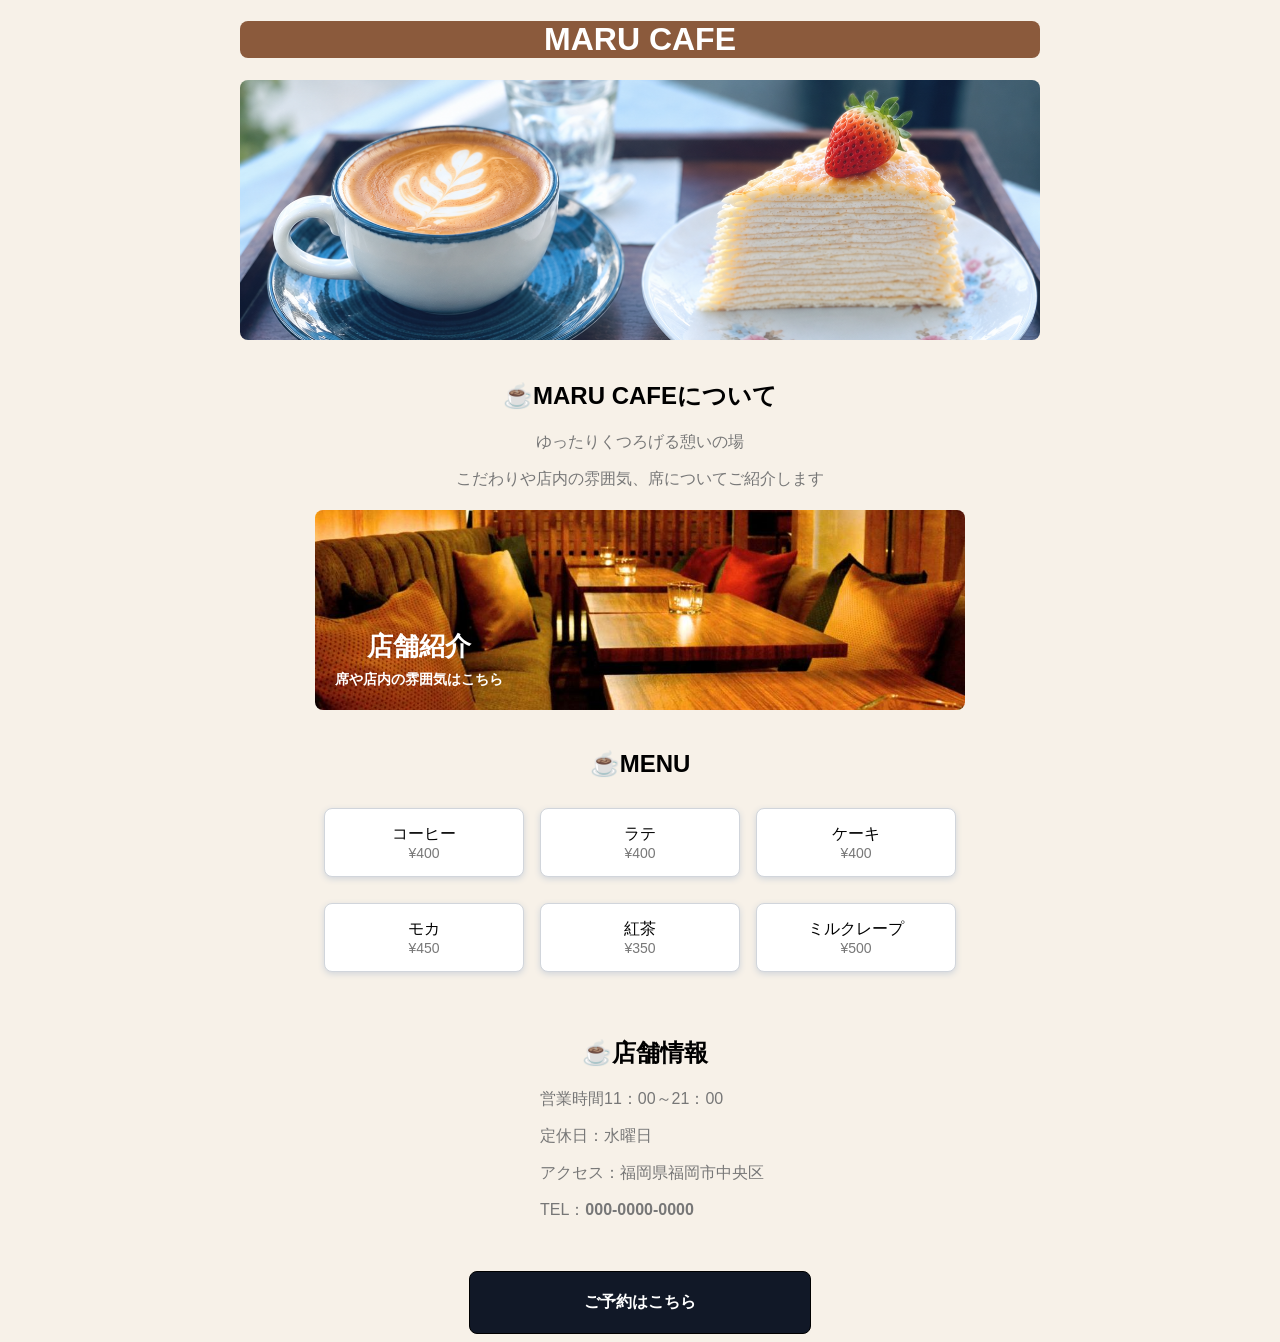
<file: index.html>
<!DOCTYPE html>
<html><head><title>MARU CAFE</title>
<meta name="viewport" content="width=device-width, initial-scale=1.0">
<link rel="stylesheet" href="style.css">
</head>
<body>
<div class="container">
<header class="header">
<h1>MARU CAFE</h1>
</header>
<img src="cafe.jpg" alt="MARU CAFEの店内"class="cafe-image">
</div>
<h2>☕MARU CAFEについて</h2>
<section>
<p>ゆったりくつろげる憩いの場</p>
<p>こだわりや店内の雰囲気、席についてご紹介します</p>
<a href="concept.html"class="concept-banner">
<img src="concept.jpg"alt="MARU CAFE 店内">
<div class="banner-text">
<h3>店舗紹介</h3> 
<p>席や店内の雰囲気はこちら</p>
</div>
</a>
</section>
<section>
<h2>☕MENU</h2>
<div class="menu">
  <div>
    <div>コーヒー</div>
  <div class="price">¥400</div>
  </div>
  <div>
  <div>ラテ</div>
  <div class="price">¥400</div>
  </div>
  <div>
  <div>ケーキ</div>
  <div class="price">¥400</div>
  </div>
   <div>
    <div>モカ</div>
    <div class="price">¥450</div>
  </div>
  <div>
    <div>紅茶</div>
    <div class="price">¥350</div>
  </div>
  <div>
    <div>ミルクレープ</div>
    <div class="price">¥500</div>
  </div>
</section>
<section class="store-info">
<h2>☕店舗情報</h2>
<p>営業時間11：00～21：00</p>
<p>定休日：水曜日</p>
<p>アクセス：福岡県福岡市中央区</p>
<p>TEL：<a href="tel:00000000000">000-0000-0000</a></p>
</section>
</div>
<a href="reservation.html" class="reserve-btn">ご予約はこちら</a>
</div>
</body>
</html>
</file>
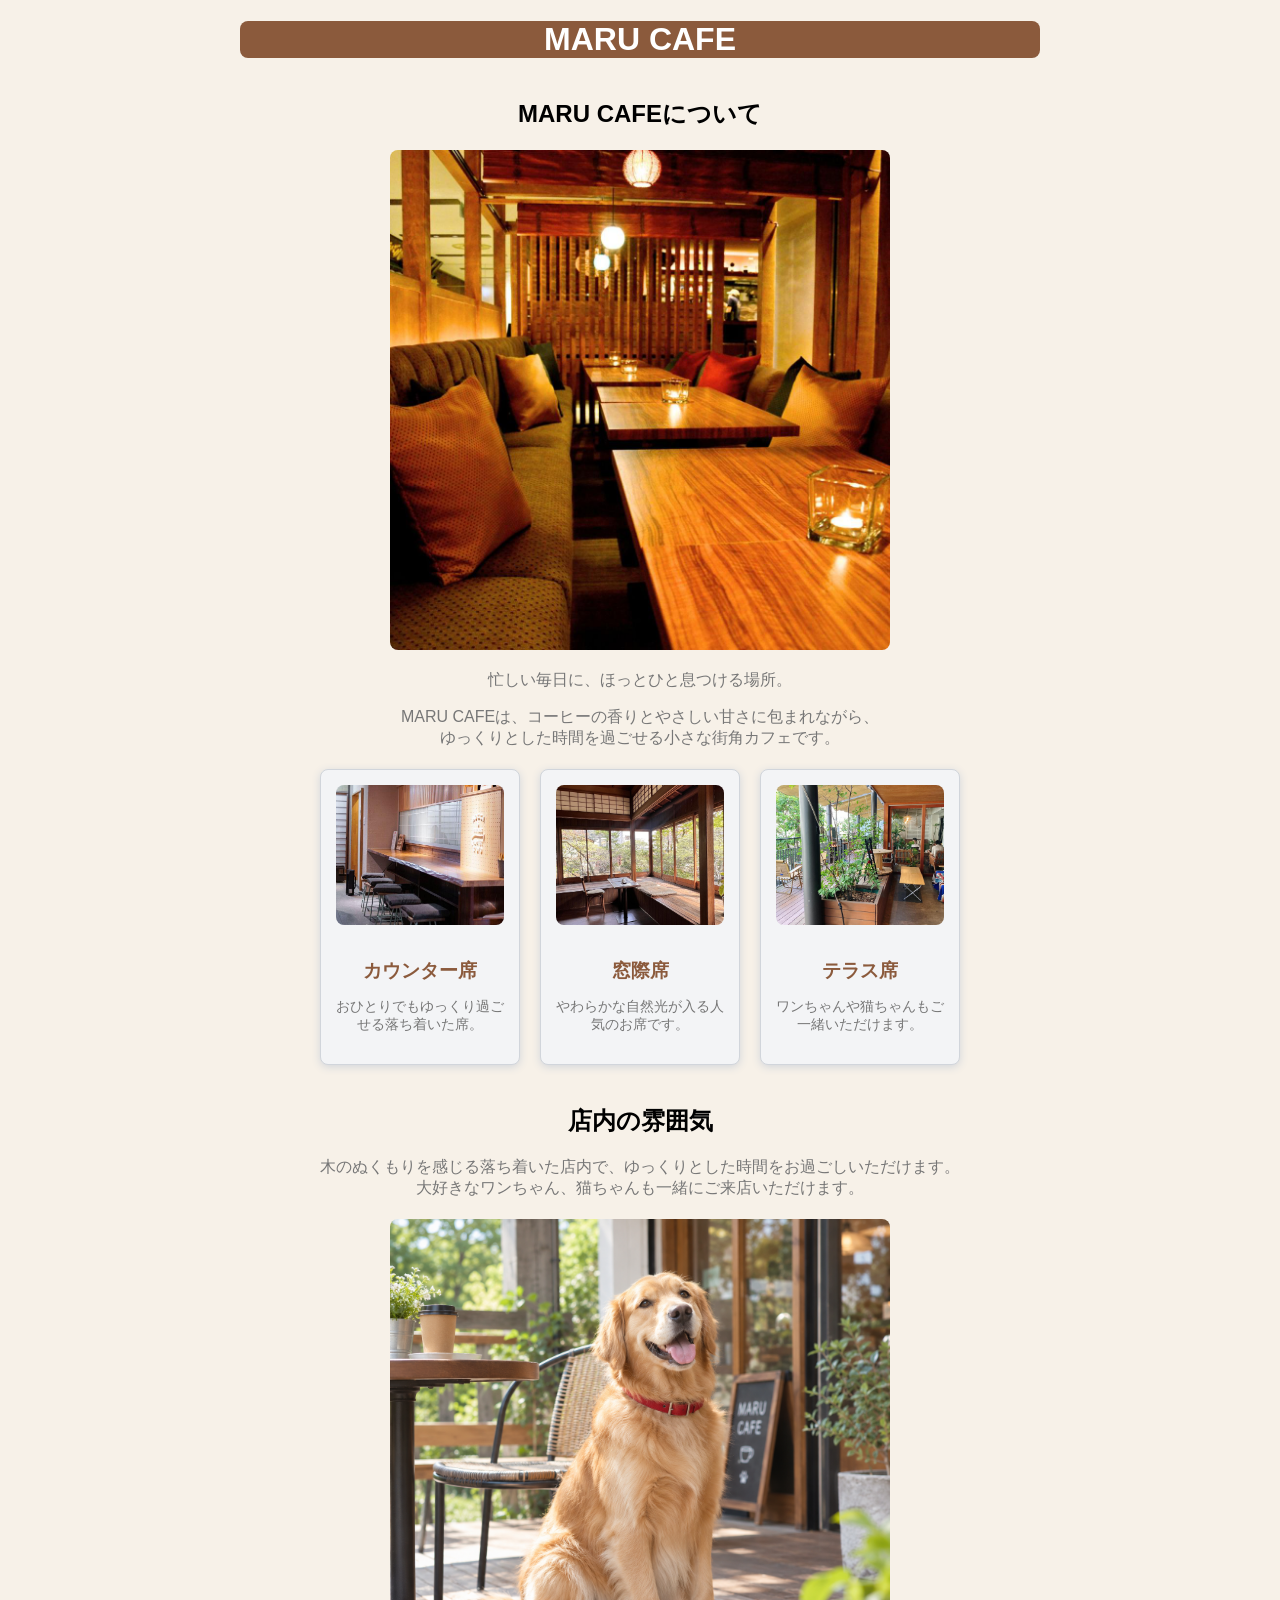
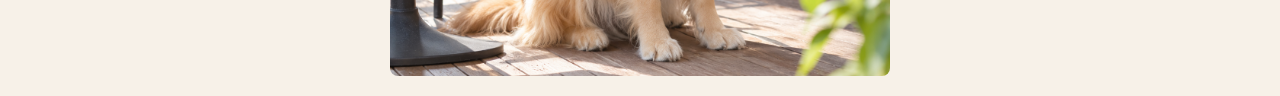
<file: concept.html>
<!DOCTYPE html>
<html>
<head>
<title>MARU CAFEについて</title>
<link rel="stylesheet" href="style.css">
</head>

<body>
<div class="container">

<header class="header">
<h1>MARU CAFE</h1>
</header>

<h2>MARU CAFEについて</h2>
<img src="concept.jpg" alt="MARU CAFE店内" class="concept-image">
<p>忙しい毎日に、ほっとひと息つける場所。</p>
<p>MARU CAFEは、コーヒーの香りとやさしい甘さに包まれながら、<br>
ゆっくりとした時間を過ごせる小さな街角カフェです。</p>
<div class="seats">
<div class="seat-card">
<img src="counter.jpg" alt="カウンター席">
<h3>カウンター席</h3>
<p>おひとりでもゆっくり過ごせる落ち着いた席。</p>
</div>
<div class="seat-card">
    <img src="window.jpg" alt="窓際席">
    <h3>窓際席</h3>
    <p>やわらかな自然光が入る人気のお席です。</p>
  </div>
<div class="seat-card">
    <img src="terrace.jpg" alt="テラス席">
    <h3>テラス席</h3>
    <p>ワンちゃんや猫ちゃんもご一緒いただけます。</p>
  </div>
</div>
<h2>店内の雰囲気</h2>
<p>木のぬくもりを感じる落ち着いた店内で、ゆっくりとした時間をお過ごしいただけます。<br>
大好きなワンちゃん、猫ちゃんも一緒にご来店いただけます。</p>
<img src="interior.jpg" alt="MARU CAFEの店内"class="interior-image">
</div>
</body>
</html>
</file>
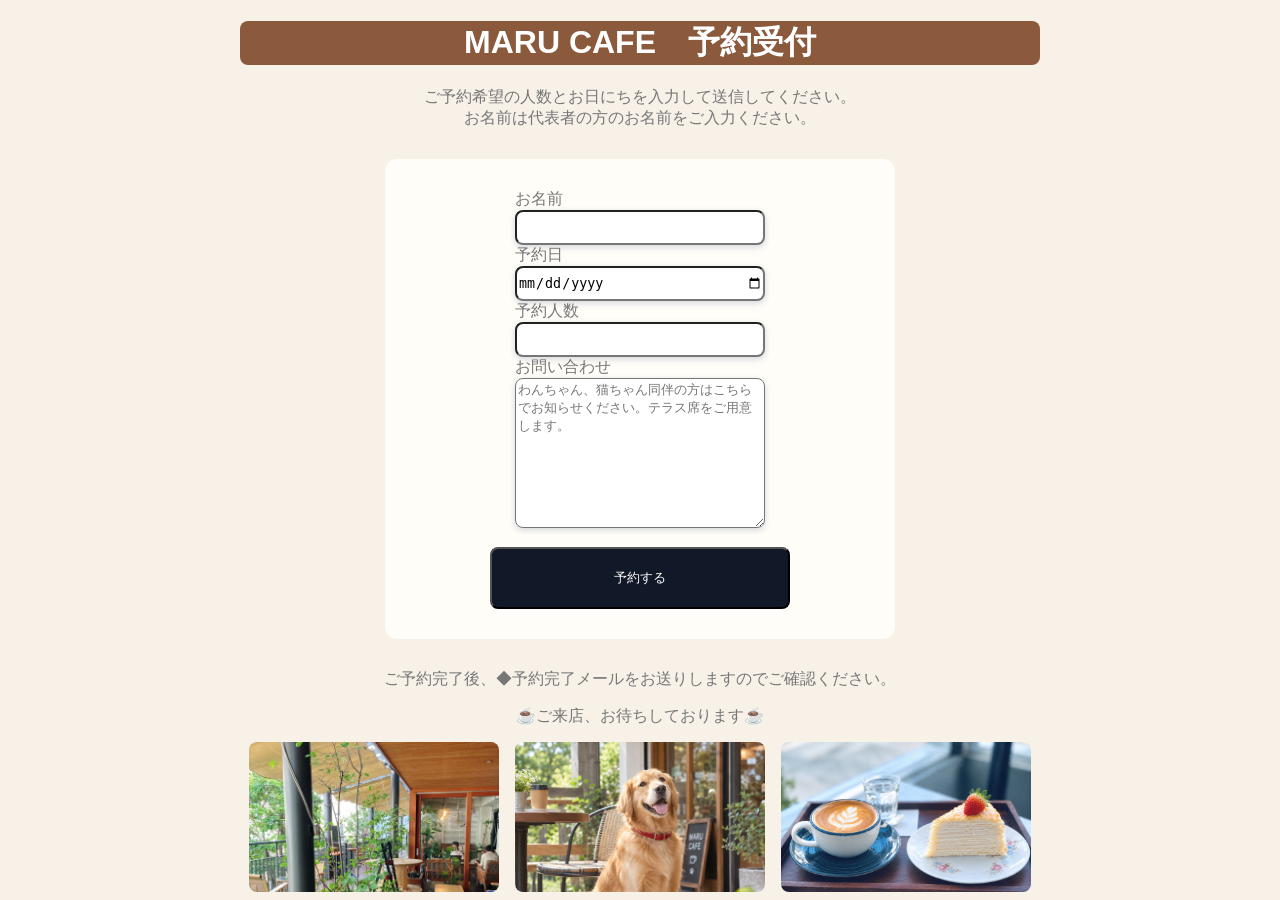
<file: reservation.html>
<!DOCTYPE html>
<html>
<head>
<title>予約受付</title>
<link rel="stylesheet" href="style.css">
</head>
<body>
<div class="container">
<header class="header">
<h1>MARU CAFE　予約受付</h1>
</header>
<p>ご予約希望の人数とお日にちを入力して送信してください。<br>
お名前は代表者の方のお名前をご入力ください。</p>
<section class="reservation-form">
<p>お名前</p>
<input type="text">
<p>予約日</p>
<input type="date">
<p>予約人数</p>
<input type="number">
<p>お問い合わせ</p>
<textarea placeholder="わんちゃん、猫ちゃん同伴の方はこちらでお知らせください。テラス席をご用意します。"></textarea>
<button>予約する</button>
</section>
<p>ご予約完了後、◆予約完了メールをお送りしますのでご確認ください。</p>
<p>☕ご来店、お待ちしております☕</p>
<div class="reservation-images">
<img src="terrace.jpg" alt="テラス席" class="reservation-image">
<img src="interior.jpg" alt="MARU CAFEの店内"class="reservation-image">
<img src="cafe.jpg" alt="MARU CAFEの店内" class="reservation-image">
</div>
</div>
</body>
</html>
</file>
<file: style.css>
body {text-align: center;
      background: #F7F1E8;
      font-family: "Yu Gothic", "Hiragino Sans", "Meiryo", sans-serif;}
.container { max-width: 800px;
            margin: 0 auto;}
.header{background: #8B5A3C;
        color: white;
        text-align: center;
        border-radius: 8px;}
img {width: 100%;
     border-radius: 8px;}
 h2 {font-size: 24px;
     margin-top: 40px;}
a {color: #777777;
   text-decoration: none;
   font-weight: bold;}
 p {color: #777777;
    margin-bottom: 15px;}
 .menu {display: flex;
        gap: 16px;
        justify-content: center;
        flex-wrap: wrap;
        margin-top: 30px;
        margin-top: 30px;
        max-width: 650px;
        margin-left: auto;
        margin-right: auto;}
 .menu>div {background: #FFFFFF;
            border: 1px solid #D1D5DB;
            border-radius: 8px;
            width: 200px;
            margin: 0 0 10px;
            padding: 15px;
            box-sizing: border-box;
            box-shadow: 0 2px 6px #D1D5DB;}
.price {font-size: 14px;
        color: #777777;}
.reserve-btn {display: inline-block;
              background: #111827;
              color: white;
              border-radius: 8px;
              border: 1px solid black;
              padding: 20px;
              width: 300px;
              transition: 0.3s;}
.reserve-btn:hover {background: #374151;}
.store-info h2 {margin-left: 10px;
                text-align: center;}
.store-info {text-align: left;
             padding: 15px;
             margin: 0 auto;
             width: 300px;
             margin-bottom: 20px;}
.store-info p{padding-left: 50px;
              margin-bottom: 15px;}
.reservation-form p {margin: 0 auto;
                     width: 250px;
                     text-align: left;
                     font-size: 16px;}
.reservation-form input{margin: 0;
                         width: 250px;
                         height: 35px;
                         border-radius: 8px;
                         box-shadow: 0 2px 6px #D1D5DB;
                         box-sizing: border-box;}
.reservation-form textarea {width: 250px;
                            height: 150px;
                            border-radius: 8px;
                            box-sizing: border-box;
                            box-shadow: 0 2px 6px #D1D5DB;}
.reservation-form button {display: block;
                          margin: 15px auto 0;
                          background: #111827;
                          color: white;
                          border-radius: 8px;
                          padding: 20px;
                          width: 300px;}
.seats {display: flex;
        gap: 16px;
        justify-content: center;
        flex-wrap: wrap;
        margin-top: 20px;
        gap: 20px;
        justify-content: center;}

.seat-card {background: #F3F4F6;
            border: 1px solid #D1D5DB;
            border-radius: 8px;
            width: 200px;
            padding: 15px;
            box-sizing: border-box;
            box-shadow: 0 2px 8px #D1D5DB;}

.seat-card h3 {color: #8B5A3C;
               margin-bottom: 8px;}

.seat-card p {color: #777777;
              font-size: 14px;}
.concept-banner {display: block;
                 position: relative;
                 width: 100%;
                 max-width: 650px;
                 margin: 20px auto;
                 text-decoration: none;}

.concept-banner img {width: 100%;
                     display: block;
                     border-radius: 8px;
                     height: 200px;
                     object-fit: cover;}
.concept-text {max-width: 500px;
               margin: 0 auto;
               line-height: 1.8;
               text-wrap: pretty;}
.banner-text {position: absolute;
              bottom: 20px;
              left: 20px;
              color: white;}

.banner-text h3 {margin: 0;
                 font-size: 26px;}

.banner-text p {margin: 5px 0 0;
                color: white;
                font-size: 14px;
                line-height: 1.5;
                max-width: 220px;
                text-wrap: pretty;}
.concept-image {display: block;
                width: 500px !important;
                margin: 20px auto;
                border-radius: 8px;}
.banner-subtitle {color: white;
                  font-size: 14px;
                  line-height: 1.5;
                  max-width: 220px;}
.seat-card img {width: 100%;
                height: 140px;
                object-fit: cover;
                border-radius: 8px;
                margin-bottom: 10px;}
.interior-image {display: block;
                 width: 500px;
                max-width: 100%;
                margin: 20px auto;
                border-radius: 8px;}
.cafe-image {width: 100%;
             height: 260px;
             object-fit: cover;
             border-radius: 8px;
             display: block;}
.reservation-form {background: #FFFDF8;
                   padding: 30px;
                   border-radius: 12px;
                   max-width: 450px;
                   margin: 30px auto;}
.reservation-image {width: 250px;
                    height: 150px;
                    object-fit: cover;
                    object-position: center top;
                    border-radius: 8px;}
.reservation-images {display: flex;
                     gap: 16px;
                     justify-content: center;
                     margin-bottom: 0;}

@media (max-width: 600px) {.menu > div {width: 110px;padding: 8px;font-size: 14px;}}
@media (max-width: 600px) {.cafe-image {height: 180px;}}
@media (max-width: 600px) {.concept-banner img {height: 150px;object-fit: cover;}.banner-text h3 {font-size: 20px;text-align: left;}}
@media (max-width: 600px)  {h2 {font-size: 20px;}}
@media (max-width: 600px) {.banner-text p {font-size: 14px;line-height: 1.5;}}
@media (max-width: 600px) {.concept-text {max-width: 280px;line-height: 1.8;}}
@media (max-width: 600px) {.banner-text {width: 240px;}}
</file>
